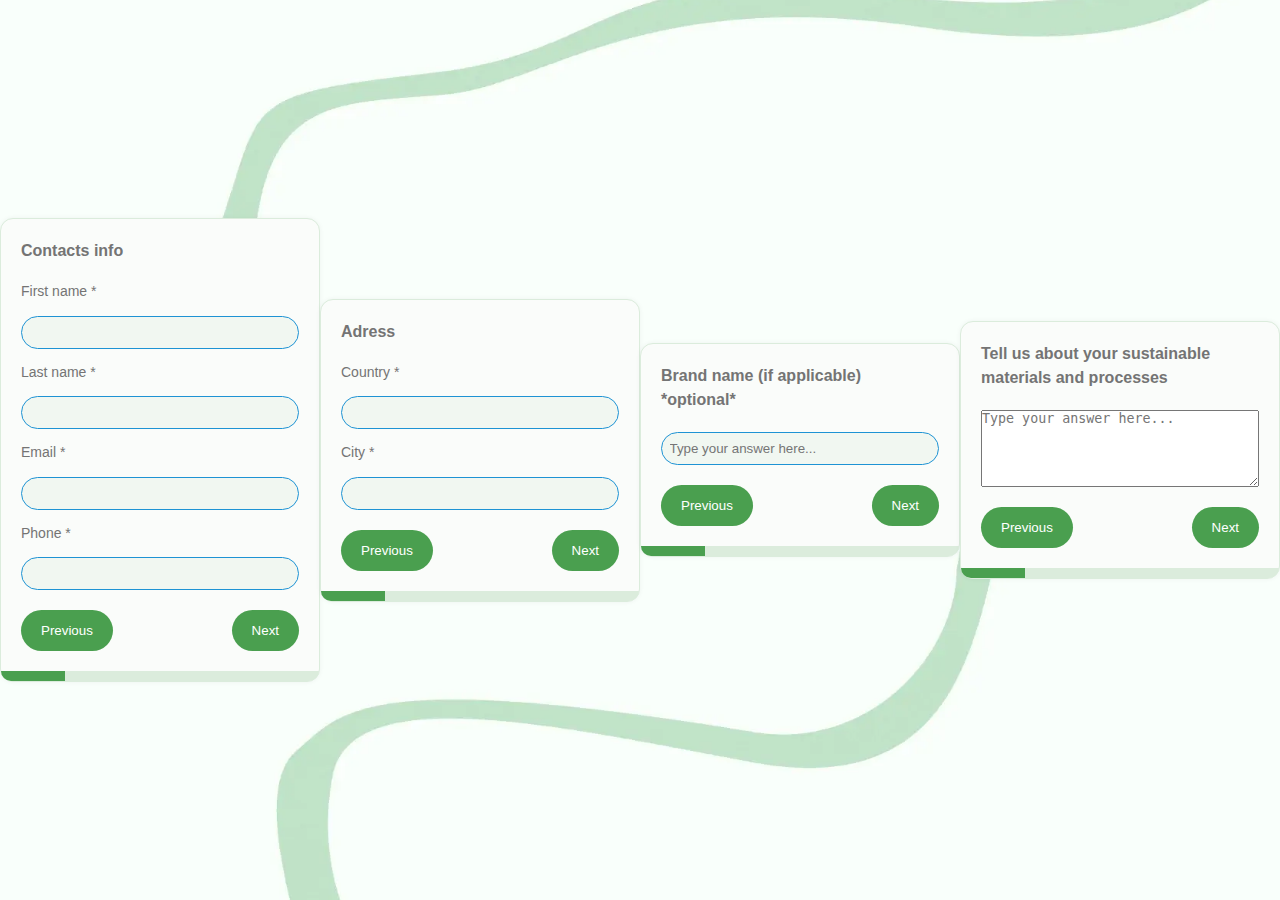
<file: Remaker Form Demo/index.html>
<!DOCTYPE html>
<html lang="en">
<head>
    <meta charset="UTF-8">
    <meta name="viewport" content="width=device-width, initial-scale=1.0">
    <title>Remaker Form</title>
    <link rel="stylesheet" href="css/reset.css">
    <link rel="stylesheet" href="css/main.css">
    <script src="js/main.js" defer></script>
</head>
<body>
    <img src="src/img/Landing-background.webp" draggable="false" class="background-layer">
    
    <main class="main">

        <article class="RemakerForm-wrapper RemakerForm-wrapper-1">
            <h2 class="RemakerForm-title">Contacts info</h2>
    
            <form action="" class="RemakerForm">
                <label for="">First name *</label>
                <input type="text" id="" name="">
                <label for="">Last name *</label>
                <input type="text" id="" name="">
                <label for="">Email *</label>
                <input type="email" name="" id="">
                <label for="">Phone *</label>
                <input type="number" name="" id="">
            </form>
    
            <div class="RemakerForm-buttons">
                <button class="RemakerForm-previous RemakerForm-button">Previous</button>
                <button class="RemakerForm-next RemakerForm-button">Next</button>
            </div>
    
            <div class="RemakerForm-progressBar">
                <div class="RemakerForm-progress"></div>
            </div>
           
        </article>

        <article class="RemakerForm-wrapper RemakerForm-wrapper-2">
            <h2 class="RemakerForm-title">Adress</h2>
    
            <form action="" class="RemakerForm">
                <label for="">Country *</label>
                <input type="text" id="" name="">
                <label for="">City *</label>
                <input type="text" id="" name="">
            </form>
    
            <div class="RemakerForm-buttons">
                <button class="RemakerForm-previous RemakerForm-button">Previous</button>
                <button class="RemakerForm-next RemakerForm-button">Next</button>
            </div>
    
            <div class="RemakerForm-progressBar">
                <div class="RemakerForm-progress"></div>
            </div>
           
        </article>

        <article class="RemakerForm-wrapper RemakerForm-wrapper-3">
            <h2 class="RemakerForm-title">Brand name (if applicable) *optional*</h2>
    
            <form action="" class="RemakerForm">
                <input type="text" placeholder="Type your answer here..." id="" name="">
            </form>
    
            <div class="RemakerForm-buttons">
                <button class="RemakerForm-previous RemakerForm-button">Previous</button>
                <button class="RemakerForm-next RemakerForm-button">Next</button>
            </div>
    
            <div class="RemakerForm-progressBar">
                <div class="RemakerForm-progress"></div>
            </div>
           
        </article>

        <article class="RemakerForm-wrapper RemakerForm-wrapper-4">
            <h2 class="RemakerForm-title">Tell us about your sustainable materials and processes</h2>
    
            <form action="" class="RemakerForm">
                <textarea name="" id="" placeholder="Type your answer here..."  cols="15" rows="5"></textarea>
            </form>
    
            <div class="RemakerForm-buttons">
                <button class="RemakerForm-previous RemakerForm-button">Previous</button>
                <button class="RemakerForm-next RemakerForm-button">Next</button>
            </div>
    
            <div class="RemakerForm-progressBar">
                <div class="RemakerForm-progress"></div>
            </div>
           
        </article>


    </main>
   

    
</body>
</html>
</file>
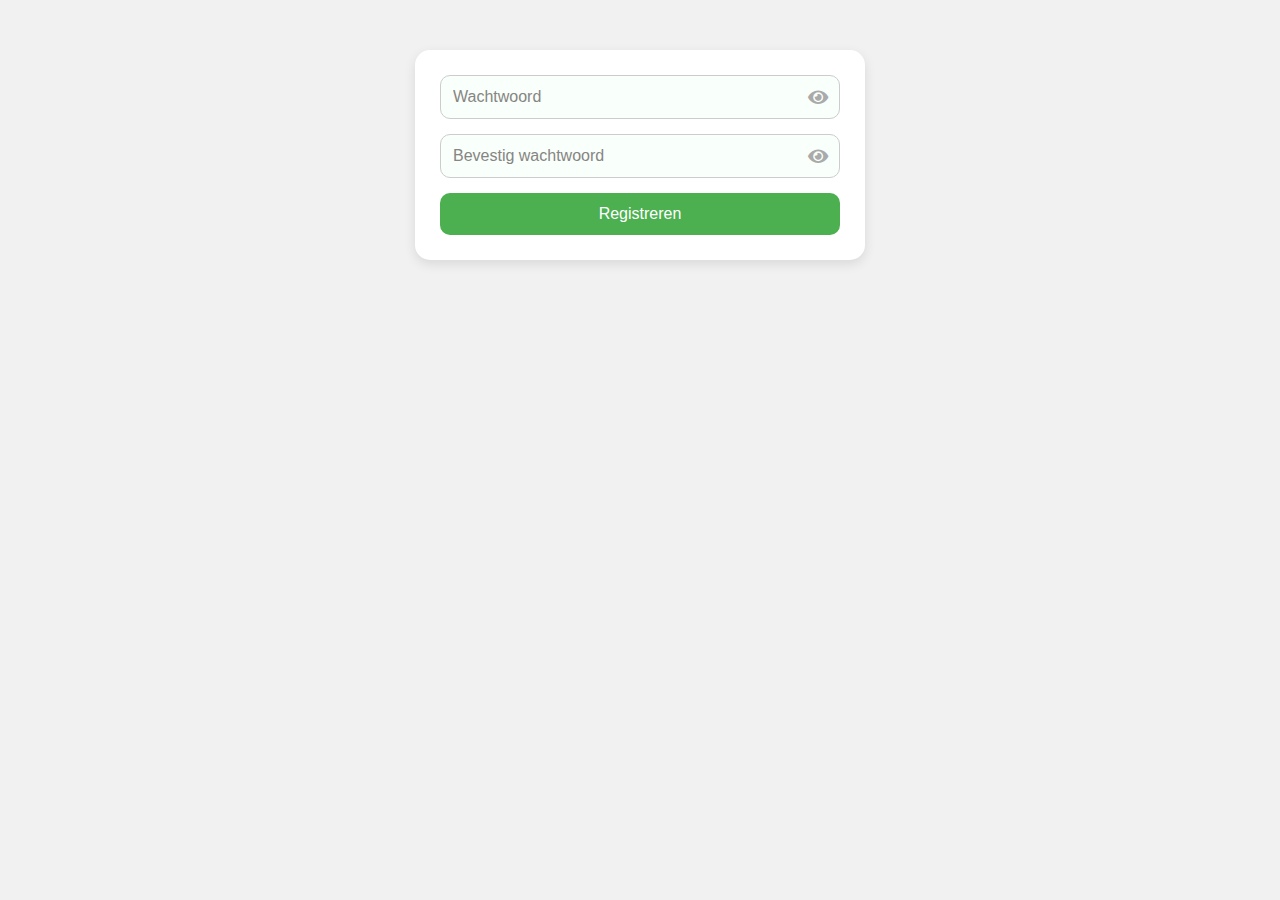
<file: MertsCode/password-form/index.html>
<!DOCTYPE html>
<html lang="nl">
<head>
    <meta charset="UTF-8">
    <title>Wachtwoordformulier</title>
    <link rel="stylesheet" href="https://cdnjs.cloudflare.com/ajax/libs/font-awesome/5.15.4/css/all.min.css">
    <style>
        body {
            background-color: #f1f1f1;
        }

        .custom-password-wrapper {
            max-width: 400px;
            margin: 50px auto;
            font-family: Arial, sans-serif;
            background-color: white;
            padding: 25px;
            border-radius: 15px;
            box-shadow: 0 4px 12px rgba(0,0,0,0.1);
        }

        .custom-password-field {
            position: relative;
            margin-bottom: 15px;
        }

        input {
            width: 100%;
            padding: 12px 44px 12px 12px;
            font-size: 16px;
            border: 1px solid #ccc;
            border-radius: 10px;
            background-color: #F9FFFA;
            color: #868583;
            transition: border-color 0.3s ease, box-shadow 0.3s ease;
            outline: none;
            box-sizing: border-box;
        }

        input::placeholder {
            color: #868583;
            opacity: 1;
        }

        input:focus {
            border-color: #999;
            box-shadow: 0 0 0 2px rgba(0, 0, 0, 0.05);
        }

        .password-icon {
            position: absolute;
            top: 50%;
            right: 12px;
            transform: translateY(-50%);
            cursor: pointer;
            font-size: 18px;
            color: #aaa;
            transition: color 0.2s ease;
        }

        .password-icon:hover {
            color: #444;
        }

        .password-message {
            font-size: 14px;
            margin-top: 5px;
            color: green;
        }

        .password-message.match {
            font-weight: 500;
        }

        .submit-button {
            width: 100%;
            padding: 12px;
            font-size: 16px;
            background-color: #4CAF50;
            color: white;
            border: none;
            border-radius: 10px;
            cursor: pointer;
            transition: background-color 0.3s ease;
        }

        .submit-button:hover {
            background-color: #45a049;
        }
    </style>
</head>
<body>

<div class="custom-password-wrapper">
    <form onsubmit="return validateForm()">
        <div class="custom-password-field">
            <input type="password" id="password" class="password-input" placeholder="Wachtwoord">
            <i class="fa fa-eye password-icon" onclick="togglePassword('password', this)"></i>
        </div>

        <div class="custom-password-field">
            <input type="password" id="confirm-password" class="password-input" placeholder="Bevestig wachtwoord" oninput="checkPasswords()">
            <i class="fa fa-eye password-icon" onclick="togglePassword('confirm-password', this)"></i>
        </div>

        <div id="password-message" class="password-message"></div>

        <button type="submit" class="submit-button">Registreren</button>
    </form>
</div>

<script>
    function togglePassword(inputId, icon) {
        const input = document.getElementById(inputId);
        const type = input.getAttribute('type');

        if (type === 'password') {
            input.setAttribute('type', 'text');
            icon.classList.remove('fa-eye');
            icon.classList.add('fa-eye-slash');
        } else {
            input.setAttribute('type', 'password');
            icon.classList.remove('fa-eye-slash');
            icon.classList.add('fa-eye');
        }
    }

    function checkPasswords() {
        const password = document.getElementById("password").value;
        const confirmPassword = document.getElementById("confirm-password").value;
        const message = document.getElementById("password-message");

        message.textContent = "";
        message.classList.remove("match");

        if (password && confirmPassword && password === confirmPassword) {
            message.textContent = "Wachtwoorden komen overeen ✅";
            message.classList.add("match");
        }
    }

    function validateForm() {
        const password = document.getElementById("password").value;
        const confirmPassword = document.getElementById("confirm-password").value;

        if (!password || !confirmPassword) {
            alert("Vul beide wachtwoordvelden in.");
            return false;
        }

        if (password !== confirmPassword) {
            alert("Wachtwoorden komen niet overeen.");
            return false;
        }

        alert("Formulier is succesvol verzonden!");
        return true;
    }
</script>

</body>
</html>
</file>
<file: Remaker Form Demo/css/main.css>
.background-layer{
    position: absolute;
    top: 0;
    left: 0;
    width: 100%;
    height: 100%;
    object-fit: cover;
    z-index: -1;
}

body{
    display: flex;
    justify-content: center;
    align-items: center;
}

.main{
    display: flex;
    justify-content: center;
    align-items: center;
    width: 100%;
    height: 100%;
}

/* Form Styling */

.RemakerForm-wrapper{
    width: 70%;
    height: 100%;
    background: #fafcfa;
    border-radius: 1.3rem;
    display: flex;
    flex-direction: column;
    justify-content: space-between;
    border: .1rem solid #dbecdc;
    box-shadow: 0 0 .5rem 0 rgba(0,0,0,0.05);
    animation-name: popup;
    animation-duration: .6s;
    animation-timing-function: ease;
    animation-delay: .2s;
    animation-fill-mode: both; 

}

.RemakerForm-title{
    padding-inline: 2rem;
    padding-bottom: 2rem;
    padding-top: 2rem;
    color: #747474;
    line-height: 1.5em;
    font-weight: 600;
    font-size: 1.6rem;
}

.RemakerForm{
    display: flex;
    flex-direction: column;
    gap: 1.5rem;
    padding-inline: 2rem;
}

.RemakerForm > label{
    color: #747474;
    font-weight: 400;
    font-size: 1.4rem;
    line-height: 1.25em;
}

.RemakerForm > input{
    padding-block: .8rem;
    padding-inline: .75rem;
    border: 0.1rem solid #1e93d4;
    border-radius: 5rem;
    background: #f1f7f1;
}

.RemakerForm > input:focus-visible{
    outline: none;
    border: 0.1rem solid #747474;

}

.buttonFormContainer{
    display: flex;
    justify-content: space-between;
}

.RemakerForm > .RemakerForm-next,
.RemakerForm > .RemakerForm-previous
{
    width: 30%;
    display: inline;
}

.RemakerForm-buttons{
    display: flex;
    justify-content: space-between;
    padding-inline: 2rem;
    padding-block: 2rem;
}

.RemakerForm-button{
    border: none;
    background: #4a9f4f;
    color: #fff;
    padding: 1.3rem 2rem;
    border-radius: 5rem;
}

.RemakerForm-button:hover{
    cursor: pointer;
}

.RemakerForm-previous{

}

.RemakerForm-next{

}

.RemakerForm-progressBar{
    width: 100%;
    height: 10px;
    background: #DBECDC;
    border-bottom-left-radius: 1.3rem;
    border-bottom-right-radius: 1.3rem;
}

.RemakerForm-progress{
width: 20%;
height: 100%;
background-color: #4A9F4F;
border-bottom-left-radius: 1.3rem;
}

/* animaties */

@keyframes popup {
    from{
        transform: translateY(3rem);
        opacity: 0;
    }   
    to{
        transform: translateY(0);
        opacity: 1;
    } 
}
</file>
